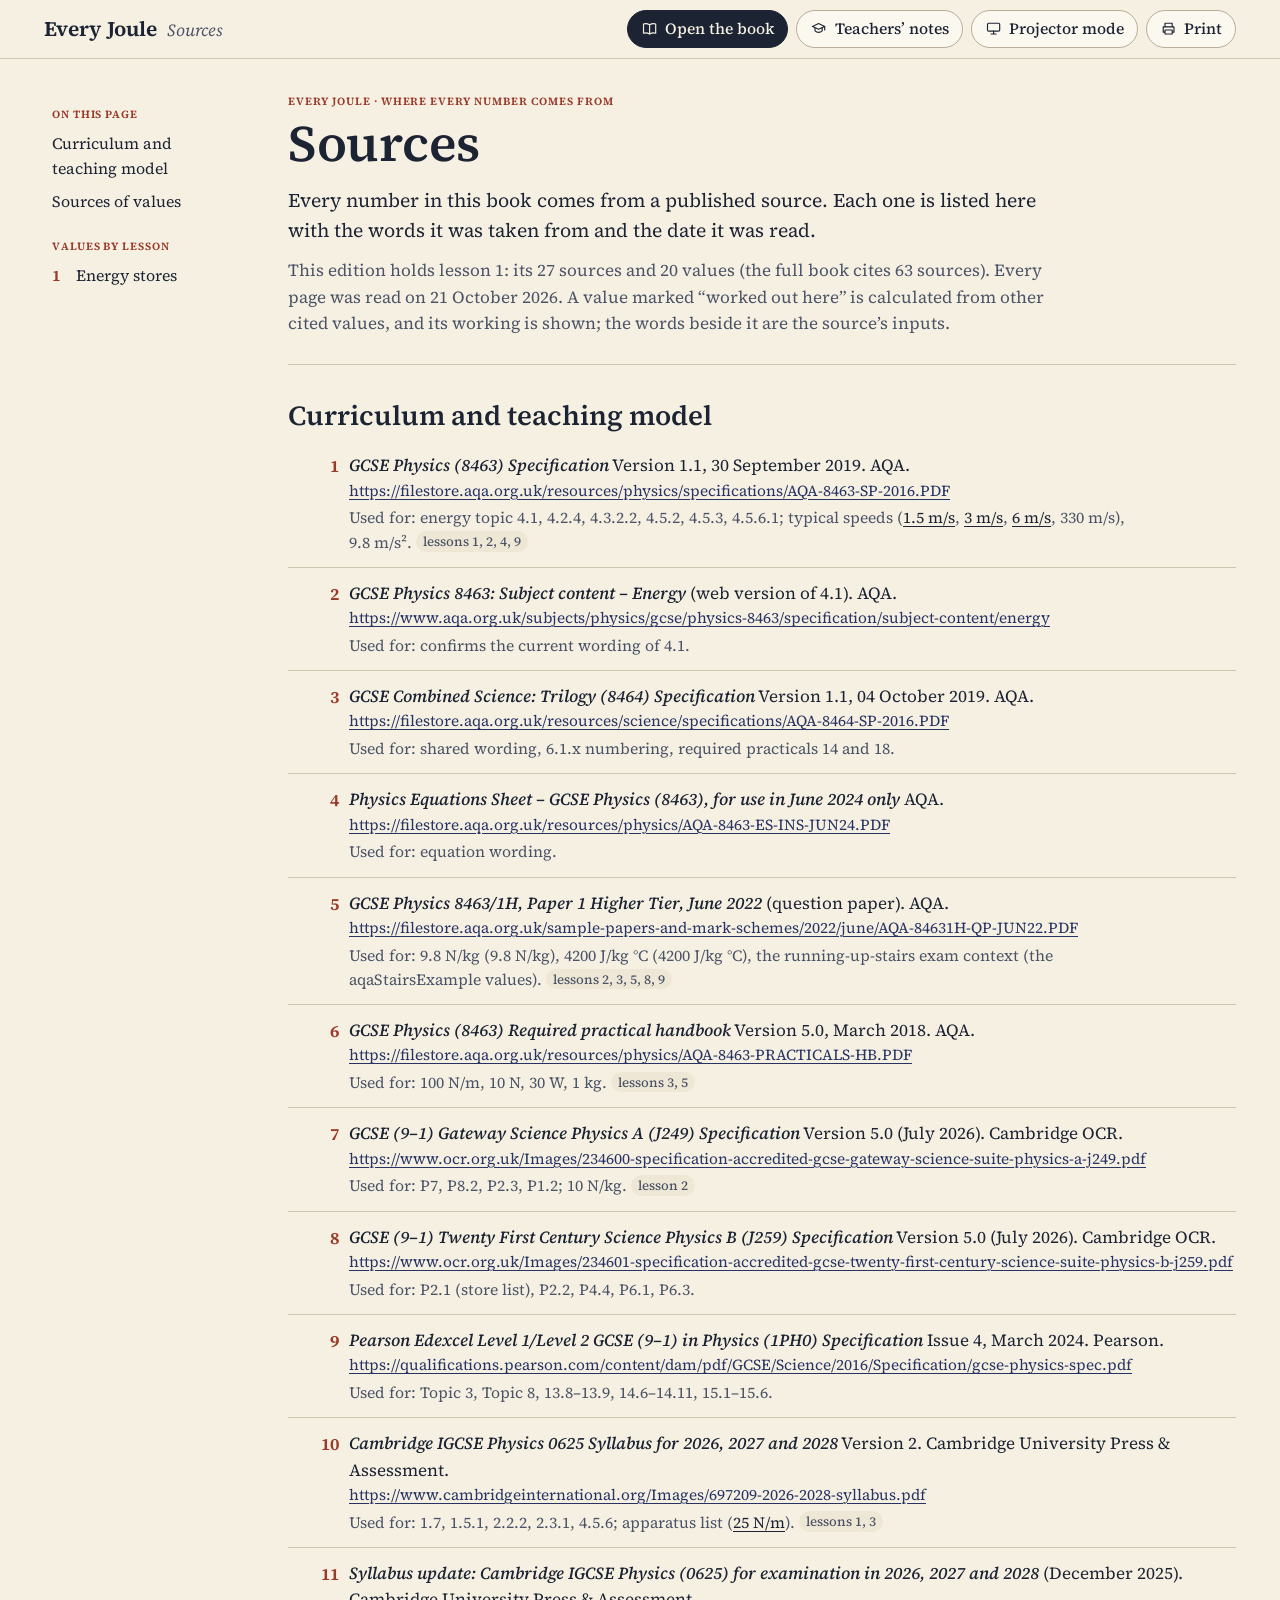
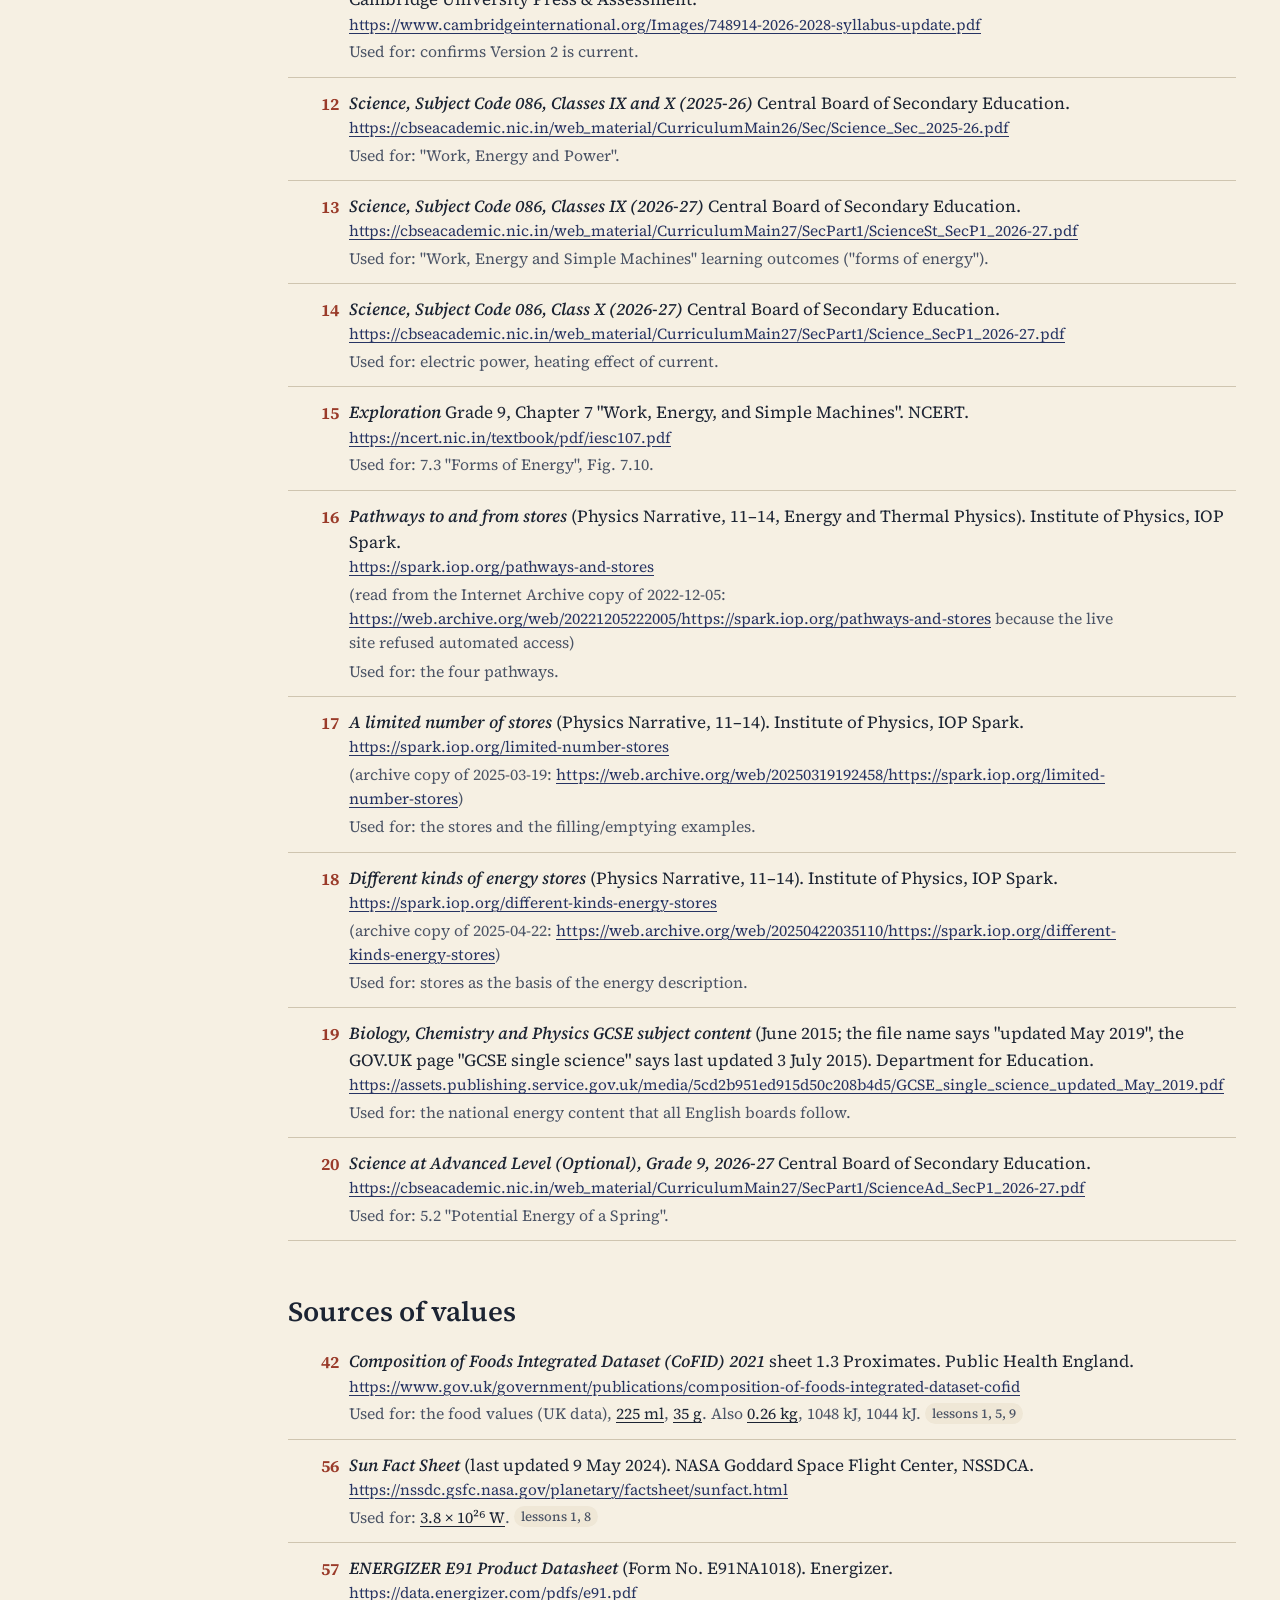
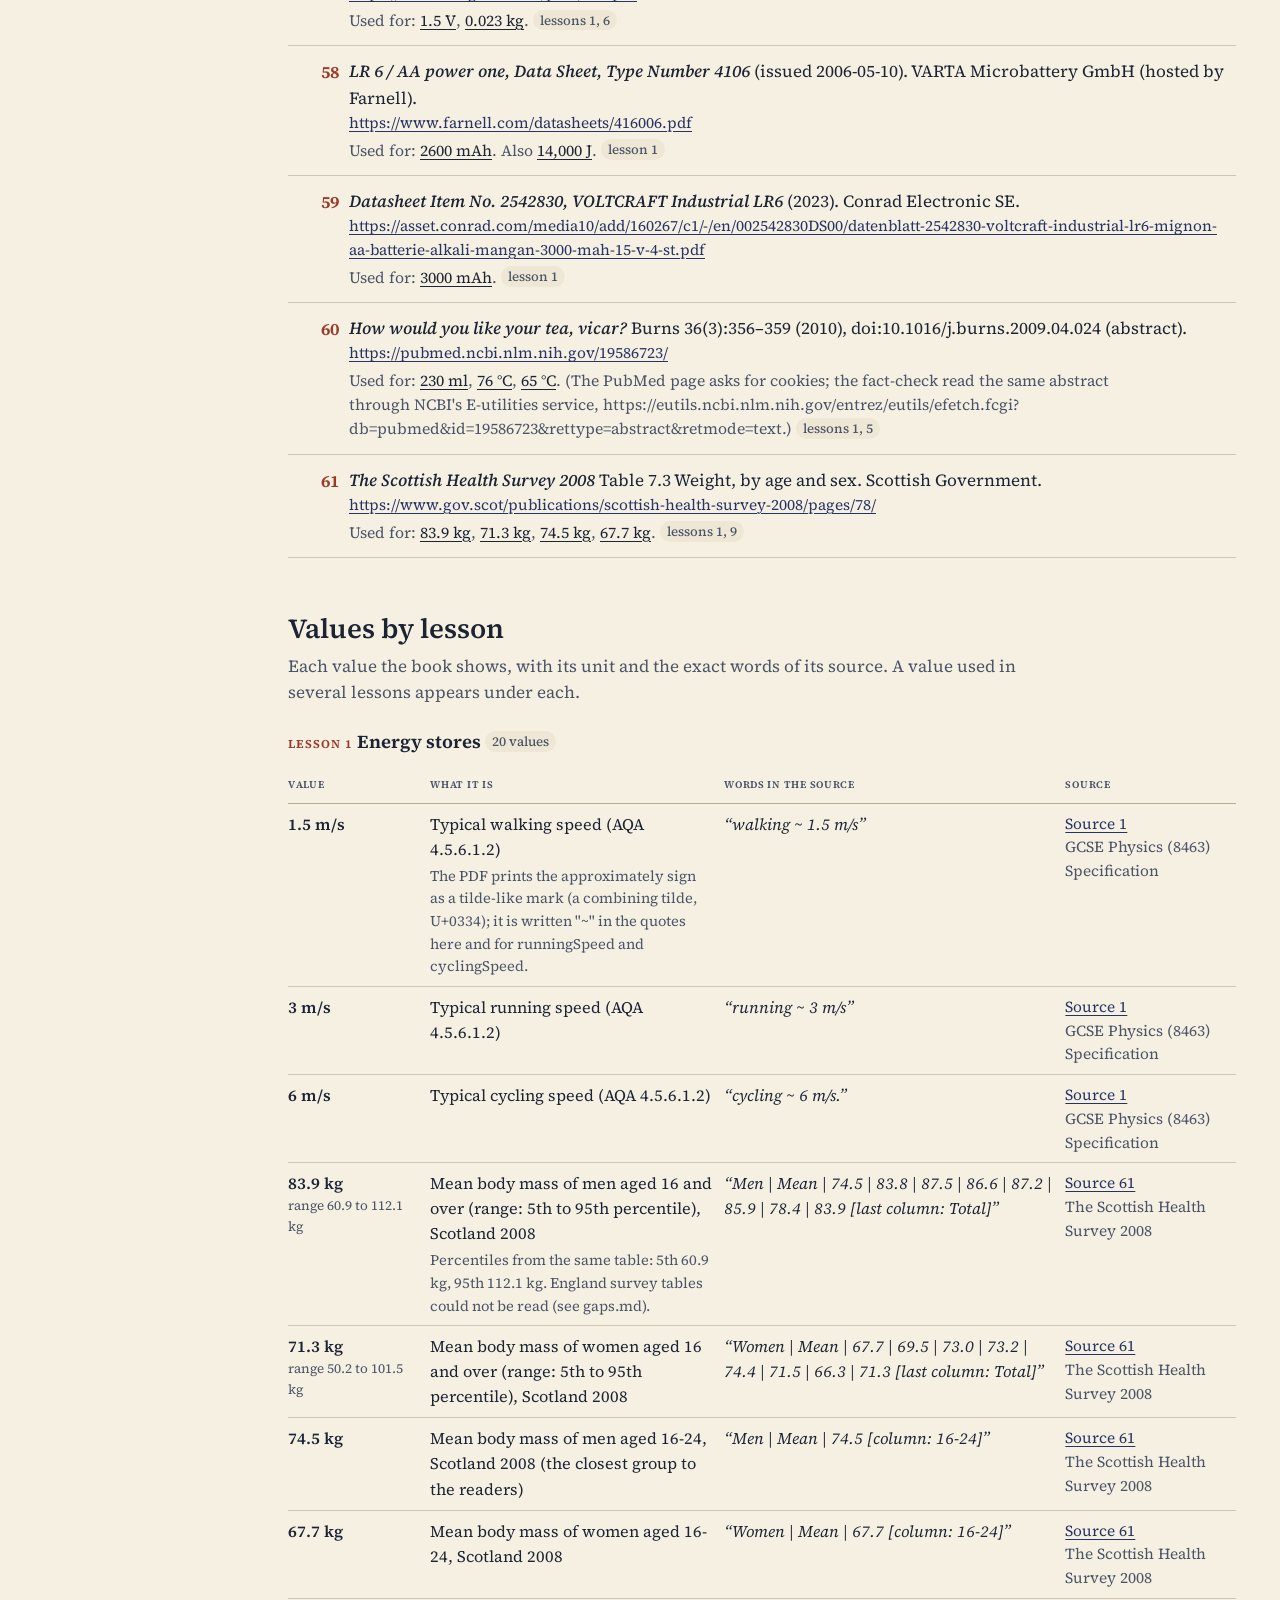
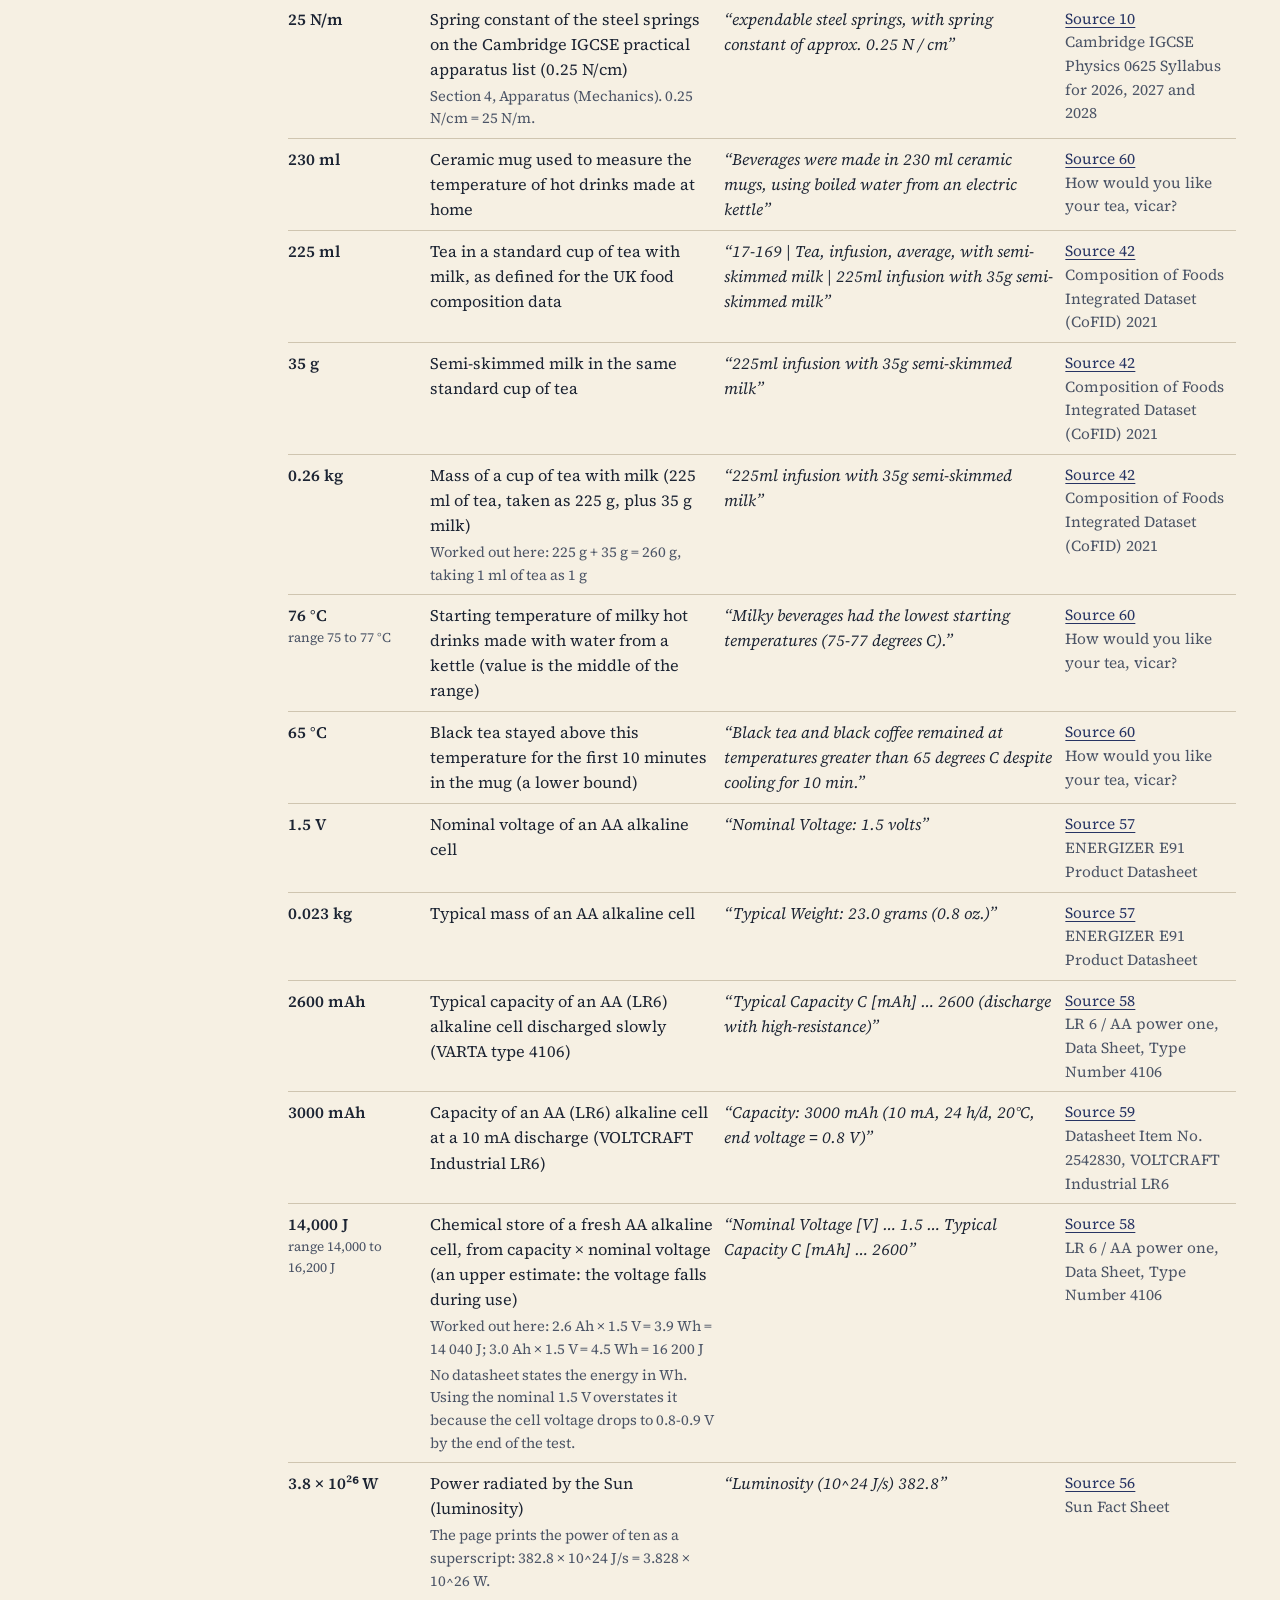
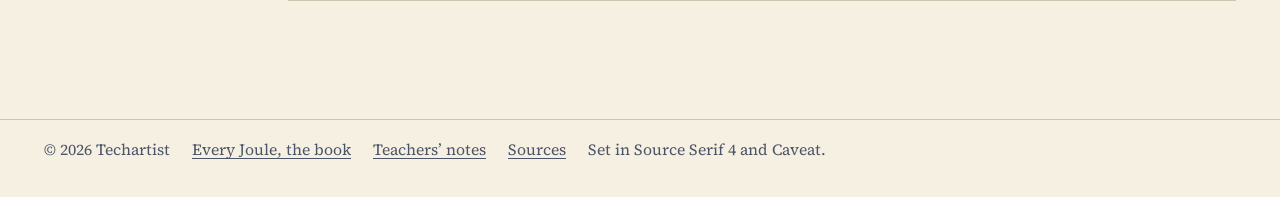
<file: sources.html>
<!doctype html>
<html lang="en">
<head>
<meta charset="utf-8" />
<meta name="viewport" content="width=device-width, initial-scale=1" />
<title>Every Joule · Sources</title>
<meta name="description" content="Every source behind Every Joule, and every value the book uses with the exact words it was taken from, grouped by lesson." />
<link rel="icon" href="data:image/svg+xml,%3Csvg xmlns=%27http://www.w3.org/2000/svg%27 viewBox=%270 0 32 32%27%3E%3Crect width=%2732%27 height=%2732%27 rx=%276%27 fill=%27%23c8961e%27/%3E%3Cpath d=%27M11 7h9v3h-6v4.5h5v3h-5V22h6v3h-9z%27 fill=%27%23f6efe0%27/%3E%3C/svg%3E" />
<style>html,body{background:#f6f0e3;color:#1c2433;margin:0}</style>
  <script type="module" crossorigin src="./assets/sources-Cdw0WM7H.js"></script>
  <link rel="modulepreload" crossorigin href="./assets/numbers-D7lU_RWT.js">
  <link rel="modulepreload" crossorigin href="./assets/index-Bb-Nc_xU.js">
  <link rel="modulepreload" crossorigin href="./assets/common-C4SHn4nF.js">
  <link rel="modulepreload" crossorigin href="./assets/sourcelist-ugshuCEn.js">
  <link rel="stylesheet" crossorigin href="./assets/index-utElasQ9.css">
  <link rel="stylesheet" crossorigin href="./assets/common-DQacebU9.css">
</head>
<body>
<a class="skip" href="#main">Skip to the sources</a>
<header class="bar" id="bar"></header>
<div class="wrap">
  <nav class="toc" id="toc" aria-label="On this page"></nav>
  <main id="main" tabindex="-1"></main>
</div>
<footer class="foot" id="foot"></footer>
<noscript><p style="max-width:40rem;margin:40px auto;padding:0 16px;font:17px/1.5 Georgia,serif">The source list is built by a small script. Please turn on JavaScript to read it.</p></noscript>
</body>
</html>
</file>
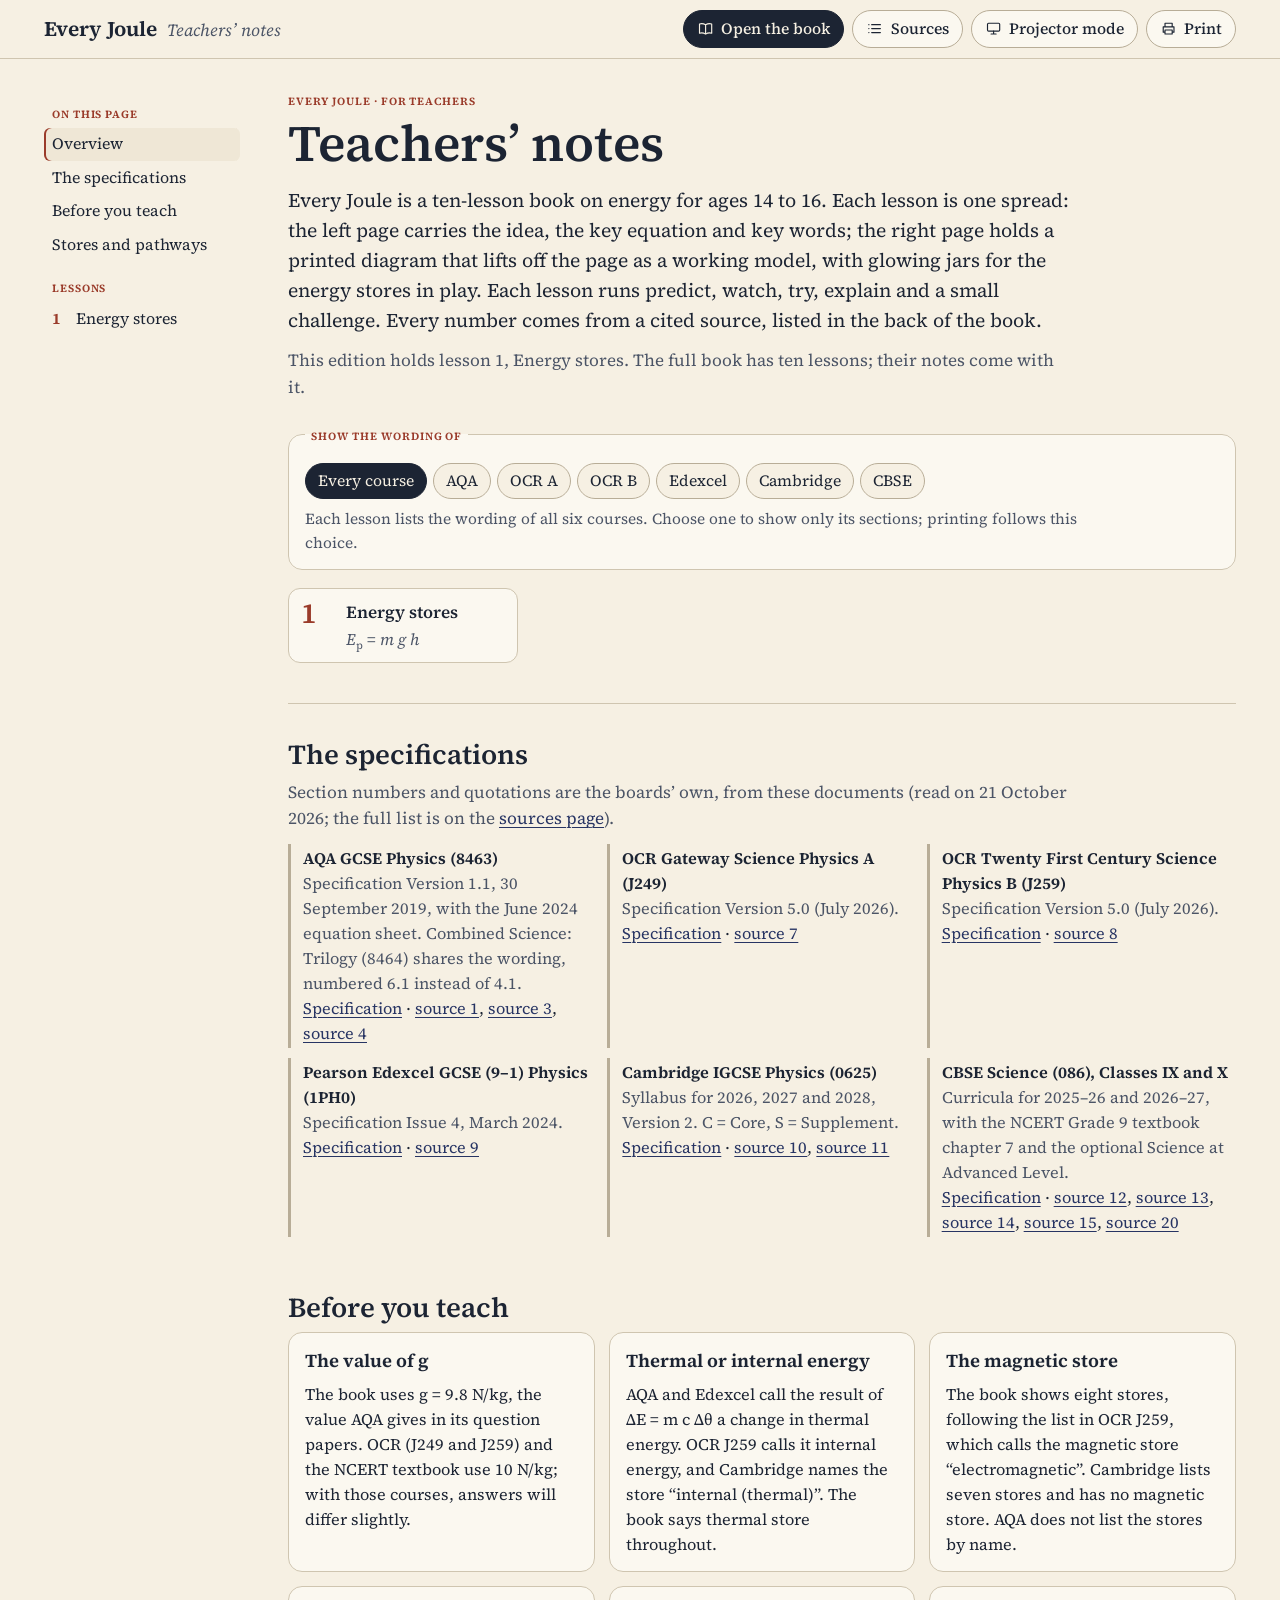
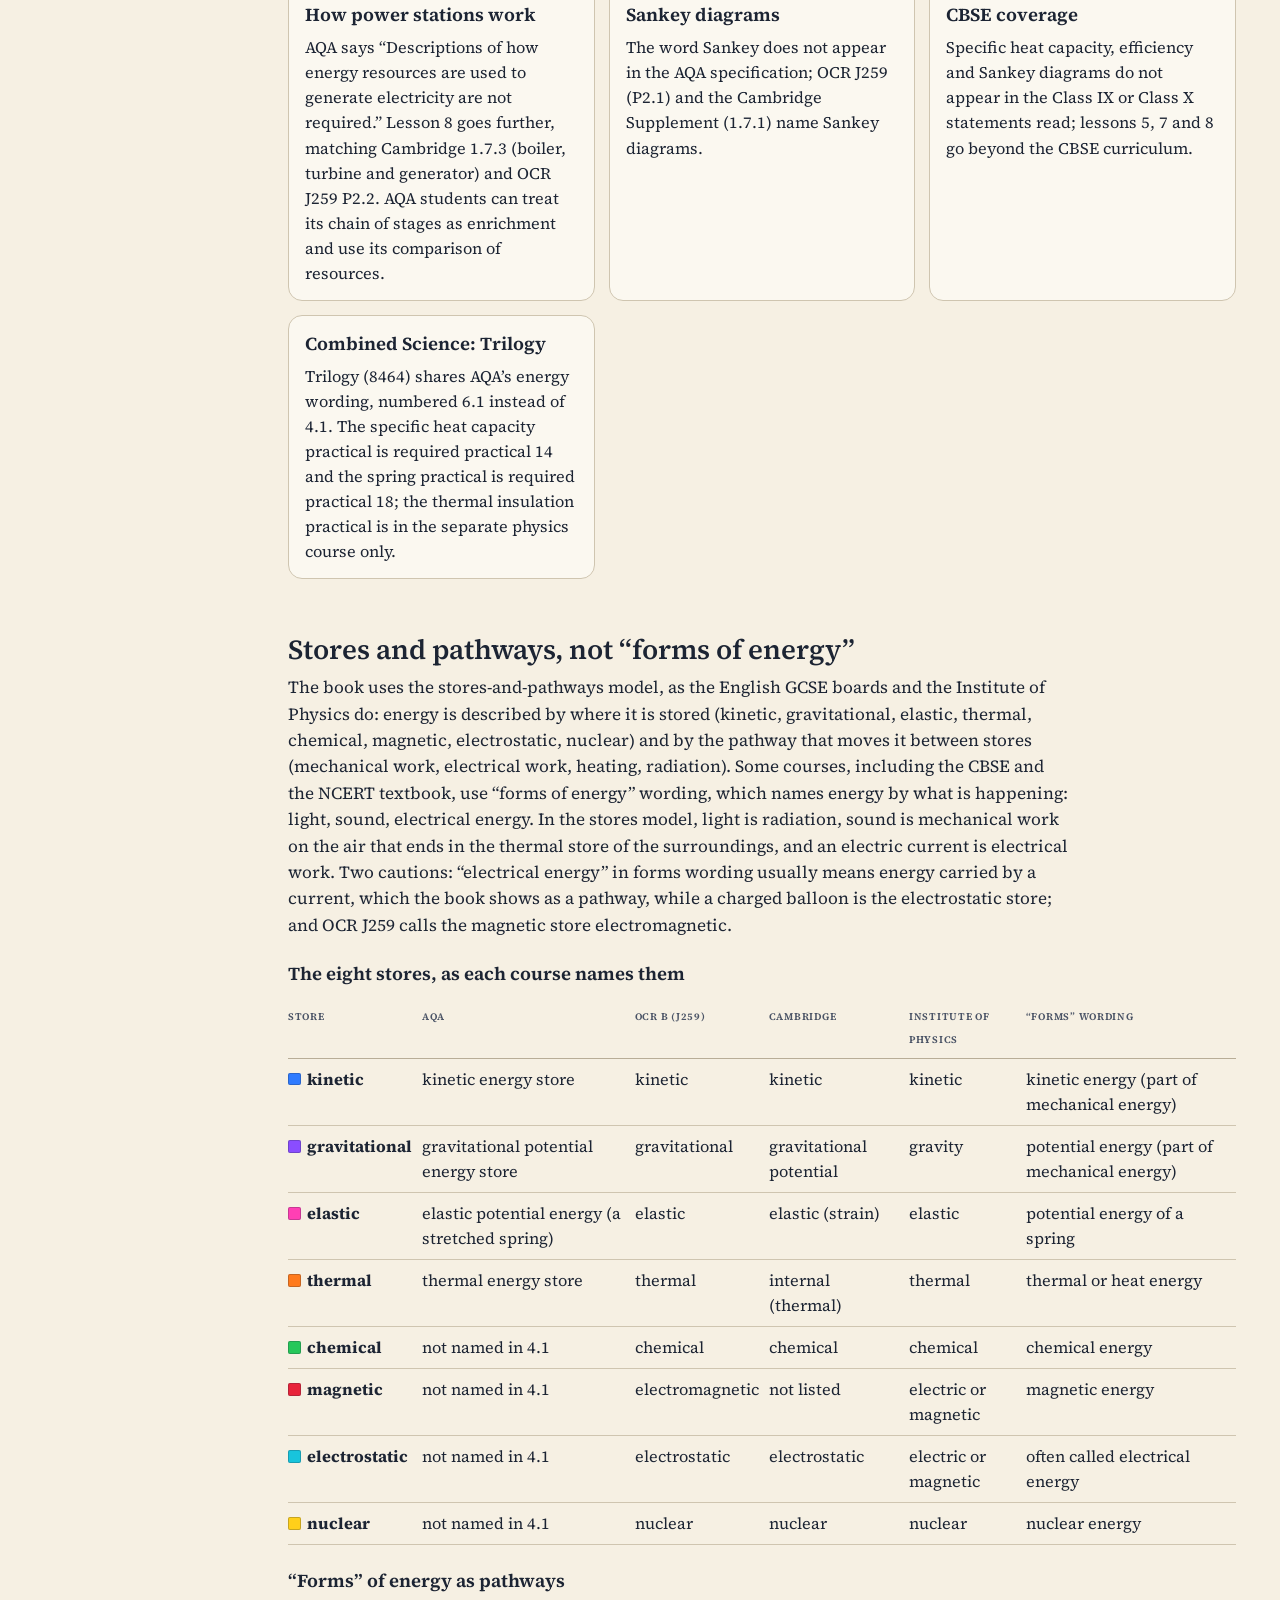
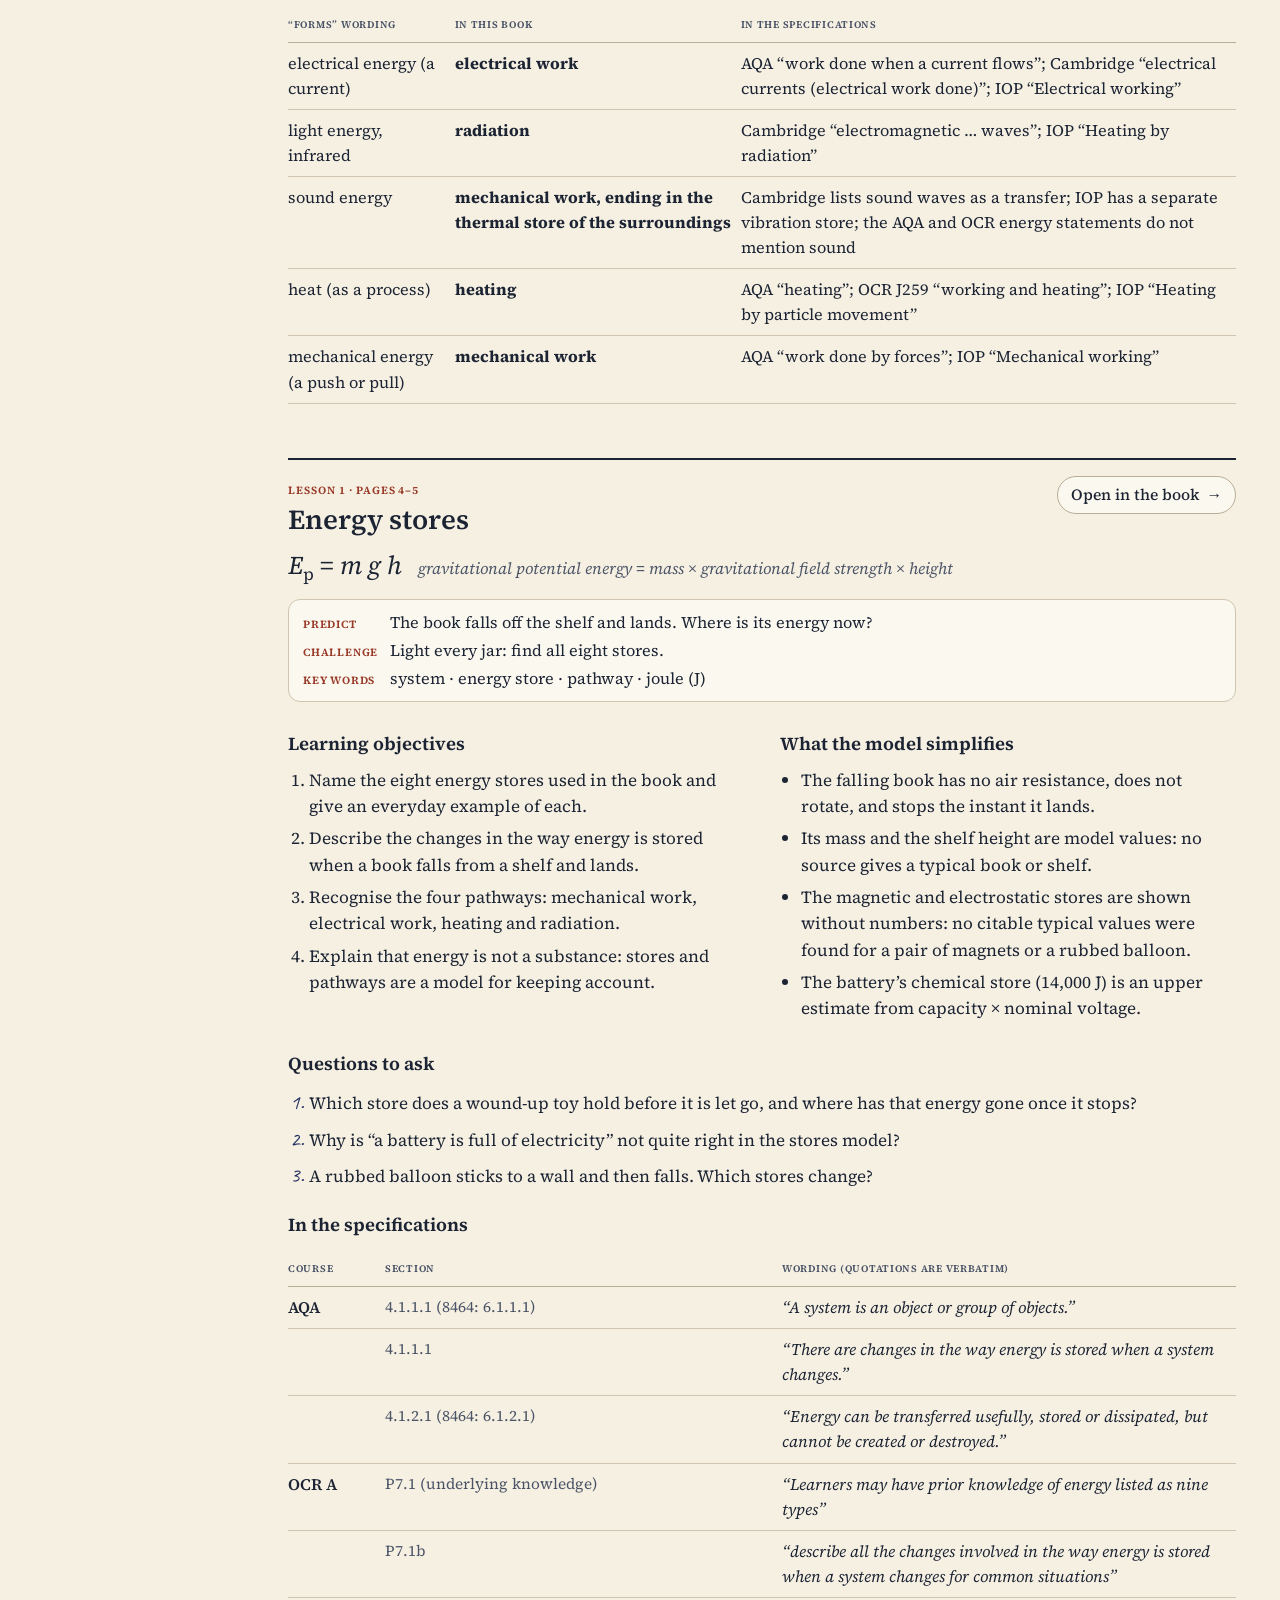
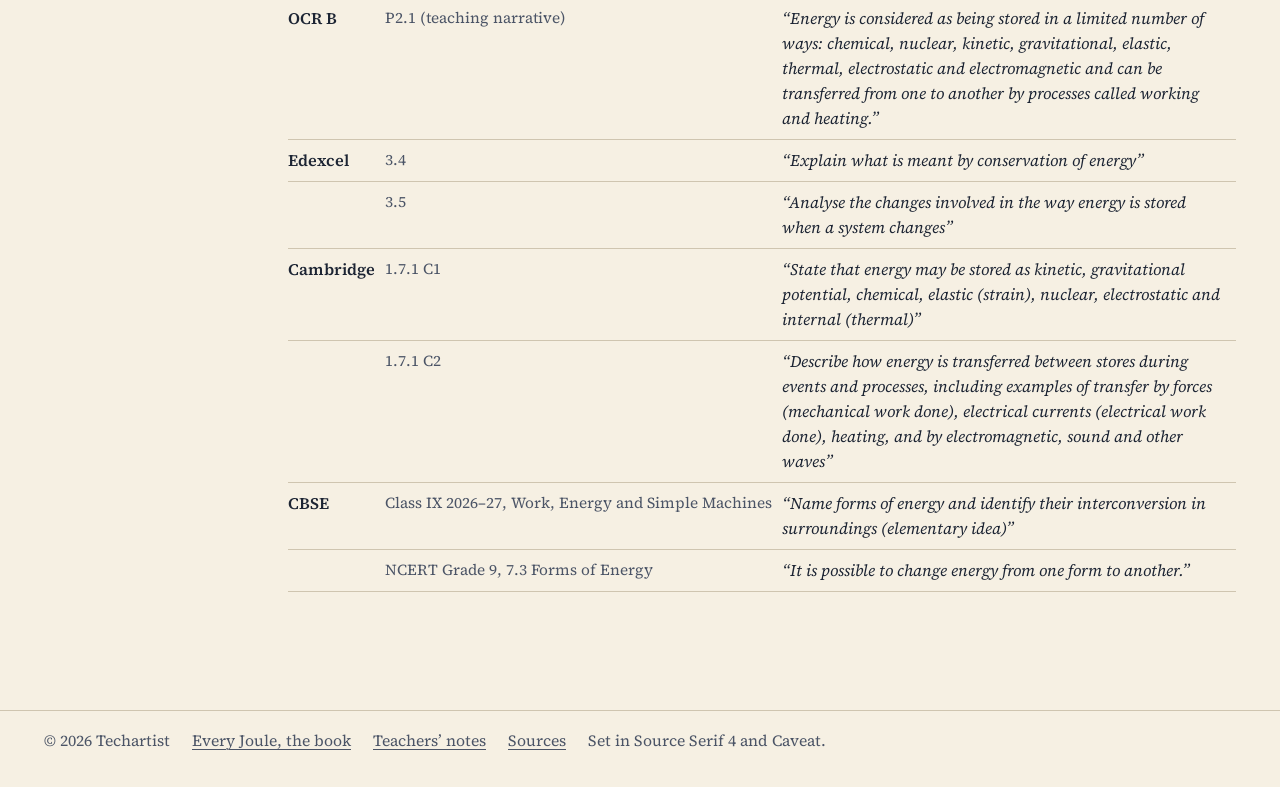
<file: teachers.html>
<!doctype html>
<html lang="en">
<head>
<meta charset="utf-8" />
<meta name="viewport" content="width=device-width, initial-scale=1" />
<title>Every Joule · Teachers’ notes</title>
<meta name="description" content="Teachers’ notes for Every Joule: each lesson against the AQA, OCR, Edexcel, Cambridge IGCSE and CBSE specifications, with objectives, simplifications and questions to ask." />
<link rel="icon" href="data:image/svg+xml,%3Csvg xmlns=%27http://www.w3.org/2000/svg%27 viewBox=%270 0 32 32%27%3E%3Crect width=%2732%27 height=%2732%27 rx=%276%27 fill=%27%23c8961e%27/%3E%3Cpath d=%27M11 7h9v3h-6v4.5h5v3h-5V22h6v3h-9z%27 fill=%27%23f6efe0%27/%3E%3C/svg%3E" />
<style>html,body{background:#f6f0e3;color:#1c2433;margin:0}</style>
  <script type="module" crossorigin src="./assets/teachers-Bc1piqVD.js"></script>
  <link rel="modulepreload" crossorigin href="./assets/numbers-D7lU_RWT.js">
  <link rel="modulepreload" crossorigin href="./assets/index-Bb-Nc_xU.js">
  <link rel="modulepreload" crossorigin href="./assets/common-C4SHn4nF.js">
  <link rel="stylesheet" crossorigin href="./assets/index-utElasQ9.css">
  <link rel="stylesheet" crossorigin href="./assets/common-DQacebU9.css">
</head>
<body>
<a class="skip" href="#main">Skip to the notes</a>
<header class="bar" id="bar"></header>
<div class="wrap">
  <nav class="toc" id="toc" aria-label="On this page"></nav>
  <main id="main" tabindex="-1"></main>
</div>
<footer class="foot" id="foot"></footer>
<noscript><p style="max-width:40rem;margin:40px auto;padding:0 16px;font:17px/1.5 Georgia,serif">The teachers’ notes are built by a small script. Please turn on JavaScript, or read the specification mapping in the project’s research notes.</p></noscript>
</body>
</html>
</file>
<file: assets/index-utElasQ9.css>
@font-face{font-family:"Source Serif 4 Variable";font-style:normal;font-display:swap;font-weight:200 900;src:url(./source-serif-4-cyrillic-ext-wght-normal-DHTKMUil.woff2) format("woff2-variations");unicode-range:U+0460-052F,U+1C80-1C8A,U+20B4,U+2DE0-2DFF,U+A640-A69F,U+FE2E-FE2F}@font-face{font-family:"Source Serif 4 Variable";font-style:normal;font-display:swap;font-weight:200 900;src:url(./source-serif-4-cyrillic-wght-normal-B1g8a0vD.woff2) format("woff2-variations");unicode-range:U+0301,U+0400-045F,U+0490-0491,U+04B0-04B1,U+2116}@font-face{font-family:"Source Serif 4 Variable";font-style:normal;font-display:swap;font-weight:200 900;src:url(./source-serif-4-greek-wght-normal-BpXpdlRW.woff2) format("woff2-variations");unicode-range:U+0370-0377,U+037A-037F,U+0384-038A,U+038C,U+038E-03A1,U+03A3-03FF}@font-face{font-family:"Source Serif 4 Variable";font-style:normal;font-display:swap;font-weight:200 900;src:url(./source-serif-4-vietnamese-wght-normal-BsaNuasd.woff2) format("woff2-variations");unicode-range:U+0102-0103,U+0110-0111,U+0128-0129,U+0168-0169,U+01A0-01A1,U+01AF-01B0,U+0300-0301,U+0303-0304,U+0308-0309,U+0323,U+0329,U+1EA0-1EF9,U+20AB}@font-face{font-family:"Source Serif 4 Variable";font-style:normal;font-display:swap;font-weight:200 900;src:url(./source-serif-4-latin-ext-wght-normal-BVZ5su8S.woff2) format("woff2-variations");unicode-range:U+0100-02BA,U+02BD-02C5,U+02C7-02CC,U+02CE-02D7,U+02DD-02FF,U+0304,U+0308,U+0329,U+1D00-1DBF,U+1E00-1E9F,U+1EF2-1EFF,U+2020,U+20A0-20AB,U+20AD-20C4,U+2113,U+2C60-2C7F,U+A720-A7FF}@font-face{font-family:"Source Serif 4 Variable";font-style:normal;font-display:swap;font-weight:200 900;src:url(./source-serif-4-latin-wght-normal-DMe4EKeb.woff2) format("woff2-variations");unicode-range:U+0000-00FF,U+0131,U+0152-0153,U+02BB-02BC,U+02C6,U+02DA,U+02DC,U+0304,U+0308,U+0329,U+2000-206F,U+20AC,U+2122,U+2191,U+2193,U+2212,U+2215,U+FEFF,U+FFFD}@font-face{font-family:"Source Serif 4 Variable";font-style:italic;font-display:swap;font-weight:200 900;src:url(./source-serif-4-cyrillic-ext-wght-italic-y6hTrs-Y.woff2) format("woff2-variations");unicode-range:U+0460-052F,U+1C80-1C8A,U+20B4,U+2DE0-2DFF,U+A640-A69F,U+FE2E-FE2F}@font-face{font-family:"Source Serif 4 Variable";font-style:italic;font-display:swap;font-weight:200 900;src:url(./source-serif-4-cyrillic-wght-italic-CRzqOTyj.woff2) format("woff2-variations");unicode-range:U+0301,U+0400-045F,U+0490-0491,U+04B0-04B1,U+2116}@font-face{font-family:"Source Serif 4 Variable";font-style:italic;font-display:swap;font-weight:200 900;src:url(./source-serif-4-greek-wght-italic-CUp-f2uw.woff2) format("woff2-variations");unicode-range:U+0370-0377,U+037A-037F,U+0384-038A,U+038C,U+038E-03A1,U+03A3-03FF}@font-face{font-family:"Source Serif 4 Variable";font-style:italic;font-display:swap;font-weight:200 900;src:url(./source-serif-4-vietnamese-wght-italic-D3EGHrWW.woff2) format("woff2-variations");unicode-range:U+0102-0103,U+0110-0111,U+0128-0129,U+0168-0169,U+01A0-01A1,U+01AF-01B0,U+0300-0301,U+0303-0304,U+0308-0309,U+0323,U+0329,U+1EA0-1EF9,U+20AB}@font-face{font-family:"Source Serif 4 Variable";font-style:italic;font-display:swap;font-weight:200 900;src:url(./source-serif-4-latin-ext-wght-italic-B_cmBfNX.woff2) format("woff2-variations");unicode-range:U+0100-02BA,U+02BD-02C5,U+02C7-02CC,U+02CE-02D7,U+02DD-02FF,U+0304,U+0308,U+0329,U+1D00-1DBF,U+1E00-1E9F,U+1EF2-1EFF,U+2020,U+20A0-20AB,U+20AD-20C4,U+2113,U+2C60-2C7F,U+A720-A7FF}@font-face{font-family:"Source Serif 4 Variable";font-style:italic;font-display:swap;font-weight:200 900;src:url(./source-serif-4-latin-wght-italic-B-rCj6ir.woff2) format("woff2-variations");unicode-range:U+0000-00FF,U+0131,U+0152-0153,U+02BB-02BC,U+02C6,U+02DA,U+02DC,U+0304,U+0308,U+0329,U+2000-206F,U+20AC,U+2122,U+2191,U+2193,U+2212,U+2215,U+FEFF,U+FFFD}@font-face{font-family:Caveat Variable;font-style:normal;font-display:swap;font-weight:400 700;src:url(./caveat-cyrillic-ext-wght-normal-DiMfzA-V.woff2) format("woff2-variations");unicode-range:U+0460-052F,U+1C80-1C8A,U+20B4,U+2DE0-2DFF,U+A640-A69F,U+FE2E-FE2F}@font-face{font-family:Caveat Variable;font-style:normal;font-display:swap;font-weight:400 700;src:url(./caveat-cyrillic-wght-normal-D5lnP6kL.woff2) format("woff2-variations");unicode-range:U+0301,U+0400-045F,U+0490-0491,U+04B0-04B1,U+2116}@font-face{font-family:Caveat Variable;font-style:normal;font-display:swap;font-weight:400 700;src:url(./caveat-latin-ext-wght-normal-Byk3UhVp.woff2) format("woff2-variations");unicode-range:U+0100-02BA,U+02BD-02C5,U+02C7-02CC,U+02CE-02D7,U+02DD-02FF,U+0304,U+0308,U+0329,U+1D00-1DBF,U+1E00-1E9F,U+1EF2-1EFF,U+2020,U+20A0-20AB,U+20AD-20C0,U+2113,U+2C60-2C7F,U+A720-A7FF}@font-face{font-family:Caveat Variable;font-style:normal;font-display:swap;font-weight:400 700;src:url(./caveat-latin-wght-normal-C1hSzPvX.woff2) format("woff2-variations");unicode-range:U+0000-00FF,U+0131,U+0152-0153,U+02BB-02BC,U+02C6,U+02DA,U+02DC,U+0304,U+0308,U+0329,U+2000-206F,U+20AC,U+2122,U+2191,U+2193,U+2212,U+2215,U+FEFF,U+FFFD}
</file>
<file: assets/common-DQacebU9.css>
:root{--paper: #f6f0e3;--card: #fbf8f0;--ink: #1c2433;--ink2: #4b5466;--rule: #cfc5b0;--rule2: #b8ad97;--accent: #9a3b2a;--pen: #273463;--focus: #9a3b2a;--chip: #efe7d6;--serif: "Source Serif 4 Variable", "Source Serif 4", Georgia, serif;--hand: "Caveat Variable", "Caveat", cursive;--fs: 17px;--measure: 46rem}*{box-sizing:border-box}html{-webkit-text-size-adjust:100%;scroll-padding-top:76px;font-size:var(--fs)}body{margin:0;background:var(--paper);color:var(--ink);font:400 1rem/1.55 var(--serif);font-optical-sizing:auto;-webkit-font-smoothing:antialiased;text-rendering:optimizeLegibility;overflow-wrap:break-word}a{color:var(--pen);text-decoration-thickness:.06em;text-underline-offset:.18em}a:hover{color:var(--accent)}:focus-visible{outline:2.5px solid var(--focus);outline-offset:2px;border-radius:3px}.skip{position:absolute;left:12px;top:-60px;background:var(--ink);color:var(--paper);padding:8px 14px;border-radius:8px;z-index:20}.skip:focus{top:10px;color:var(--paper)}.k{font-variant-caps:all-small-caps;letter-spacing:.06em;font-weight:640;color:var(--accent);font-size:.95em}.muted{color:var(--ink2)}i.v,.eq i{font-style:italic}sub,sup{font-size:.68em;line-height:0}.bar{position:sticky;top:0;z-index:10;background:var(--paper);border-bottom:1px solid var(--rule)}.bar-in{max-width:1240px;margin:0 auto;padding:10px 24px;display:flex;align-items:center;gap:14px;flex-wrap:wrap}.mark{display:flex;align-items:baseline;gap:10px;text-decoration:none;color:var(--ink);margin-right:auto}.mark b{font-weight:640;font-size:1.22rem;letter-spacing:.005em}.mark span{color:var(--ink2);font-style:italic}.actions{display:flex;gap:8px;flex-wrap:wrap}.btn{display:inline-flex;align-items:center;gap:7px;min-height:38px;padding:6px 13px;border-radius:999px;border:1px solid var(--rule2);background:var(--card);color:var(--ink);font:500 .92rem/1.1 var(--serif);text-decoration:none;cursor:pointer}.btn:hover{border-color:var(--ink2);color:var(--ink)}.btn[aria-pressed=true]{background:var(--ink);color:var(--paper);border-color:var(--ink)}.btn svg{width:1.1em;height:1.1em;flex:none}.btn.primary{background:var(--ink);color:var(--paper);border-color:var(--ink)}.btn.primary:hover{background:#2c3850;color:var(--paper)}.wrap{max-width:1240px;margin:0 auto;padding:28px 24px 64px;display:grid;grid-template-columns:200px minmax(0,1fr);gap:44px}.toc{position:sticky;top:76px;align-self:start;max-height:calc(100vh - 96px);overflow:auto;font-size:.93rem;padding-right:4px}.toc ol,.toc ul{list-style:none;margin:0;padding:0}.toc li{margin:1px 0}.toc a{display:block;padding:4px 8px;border-radius:6px;text-decoration:none;color:var(--ink)}.toc a:hover{background:var(--chip)}.toc a[aria-current]{background:var(--chip);box-shadow:inset 2px 0 0 var(--accent)}.toc a .n{display:inline-block;min-width:1.5em;color:var(--accent);font-weight:640;font-variant-numeric:tabular-nums}.toc .k{display:block;margin:14px 8px 4px}main{min-width:0}main>section,main>header{max-width:60rem}h1{font-size:clamp(2.1rem,4vw,3rem);line-height:1.08;font-weight:600;margin:4px 0 14px;letter-spacing:-.005em}h2{font-size:1.62rem;line-height:1.2;font-weight:600;margin:0 0 8px}h3{font-size:1.08rem;font-weight:640;margin:22px 0 8px}p{margin:0 0 12px;max-width:var(--measure)}.lede{font-size:1.14rem;color:var(--ink)}section{margin:0 0 54px}.rule{border:0;border-top:1px solid var(--rule);margin:0 0 34px}.filter{border:1px solid var(--rule);border-radius:14px;padding:12px 16px 14px;margin:22px 0 8px;background:var(--card);max-width:60rem}.filter legend{padding:0 6px}.chips{display:flex;flex-wrap:wrap;gap:6px;margin-top:4px}.chips label{position:relative}.chips input{position:absolute;opacity:0;inset:0;margin:0;cursor:pointer}.chips span{display:inline-block;padding:5px 12px;border-radius:999px;border:1px solid var(--rule2);background:var(--paper);font-size:.92rem;cursor:pointer}.chips input:checked+span{background:var(--ink);color:var(--paper);border-color:var(--ink)}.chips input:focus-visible+span{outline:2.5px solid var(--focus);outline-offset:2px}.filter p{margin:8px 0 0;font-size:.9rem;color:var(--ink2)}.tbl{width:100%;border-collapse:collapse;font-size:.95rem}.tbl th,.tbl td{text-align:left;vertical-align:top;padding:8px 10px 8px 0;border-bottom:1px solid var(--rule)}.tbl th{font-weight:640;font-size:.86rem;color:var(--ink2);font-variant-caps:all-small-caps;letter-spacing:.05em;border-bottom-color:var(--rule2)}.tbl td.sec{white-space:nowrap;font-variant-numeric:tabular-nums;color:var(--ink2);font-size:.9rem}.tbl td.board{font-weight:600;white-space:nowrap}.scroll{overflow-x:auto;-webkit-overflow-scrolling:touch}q,.quote{quotes:"“" "”" "‘" "’"}.quote{font-style:italic}.note-ours{color:var(--ink2)}.note-ours:before{content:"Summary: ";font-style:normal;font-variant-caps:all-small-caps;letter-spacing:.04em;color:var(--ink2)}.notes{display:grid;grid-template-columns:repeat(auto-fill,minmax(17rem,1fr));gap:14px;max-width:60rem}.card{background:var(--card);border:1px solid var(--rule);border-radius:14px;padding:14px 16px}.card h3{margin:0 0 6px}.card p{font-size:.95rem;margin:0}.boards{list-style:none;padding:0;margin:0;display:grid;grid-template-columns:repeat(auto-fill,minmax(17rem,1fr));gap:10px;max-width:60rem}.boards li{border-left:3px solid var(--rule2);padding:2px 0 2px 12px;font-size:.95rem}.boards b{display:block;font-weight:640}.glance{list-style:none;padding:0;margin:18px 0 0;display:grid;grid-template-columns:repeat(auto-fill,minmax(13.5rem,1fr));gap:10px;max-width:60rem}.glance a{display:grid;grid-template-columns:auto 1fr;gap:2px 10px;text-decoration:none;color:var(--ink);background:var(--card);border:1px solid var(--rule);border-radius:12px;padding:10px 12px;height:100%}.glance a:hover{border-color:var(--ink2)}.glance .n{grid-row:span 2;font:600 1.7rem/1 var(--serif);color:var(--accent);font-variant-numeric:tabular-nums;min-width:1.2em}.glance .t{font-weight:600}.glance .eq{color:var(--ink2);font-size:.95rem;white-space:normal}.glance a>*{min-width:0}.lesson{border-top:2px solid var(--ink);padding-top:16px}.lesson-head{display:flex;align-items:flex-start;gap:16px;flex-wrap:wrap;justify-content:space-between}.lesson-head h2{margin:2px 0 6px}.lesson-head .num{font:600 1rem/1 var(--serif)}.eqline{display:flex;flex-wrap:wrap;align-items:baseline;gap:4px 16px;margin:4px 0 14px}.eq{font-size:1.5rem;white-space:nowrap}.eqline .words{color:var(--ink2);font-style:italic;font-size:.95rem}.inbook{font-size:.95rem;background:var(--card);border:1px solid var(--rule);border-radius:12px;padding:10px 14px;margin:0 0 6px;display:grid;grid-template-columns:auto 1fr;gap:3px 12px;max-width:60rem}.inbook dt{font-variant-caps:all-small-caps;letter-spacing:.05em;color:var(--accent);font-weight:640}.inbook dd{margin:0}.cols{display:grid;grid-template-columns:minmax(0,1fr) minmax(0,1fr);gap:4px 36px}.cols ol,.cols ul,.lesson ol,.lesson ul{margin:0;padding-left:1.25em}.cols li,.lesson li{margin:0 0 6px}.questions li::marker{font-family:var(--hand);color:var(--pen);font-size:1.25em}.questions li{font-style:normal}.printonly{display:none}.swatch{display:inline-block;width:.8em;height:.8em;border-radius:2px;vertical-align:-.05em;margin-right:6px;box-shadow:inset 0 0 0 1px #1c243340}.srclist{list-style:none;padding:0;margin:0;max-width:60rem;counter-reset:none}.srclist>li{display:grid;grid-template-columns:3rem minmax(0,1fr);gap:0 10px;padding:12px 0;border-bottom:1px solid var(--rule)}.srclist>li:target{background:color-mix(in srgb,var(--chip) 70%,transparent)}.srclist .no{font-weight:640;color:var(--accent);font-variant-numeric:tabular-nums;text-align:right;padding-top:1px}.srclist cite{font-style:italic;font-weight:560}.srclist .url{font-size:.9rem;overflow-wrap:anywhere;word-break:break-word}.srclist .aside,.srclist .supports{font-size:.92rem;color:var(--ink2);margin:4px 0 0}.srclist .supports a{color:var(--ink)}.vals{table-layout:fixed}.vals col.c-val{width:15%}.vals col.c-what{width:31%}.vals col.c-q{width:36%}.vals col.c-src{width:18%}.vals td.val{font-weight:600;font-variant-numeric:tabular-nums}.vals td.val small{display:block;font-weight:400;color:var(--ink2);white-space:normal}.vals td.q{font-style:italic;overflow-wrap:anywhere}.vals td.src{font-size:.9rem}.vals .derived{display:block;font-size:.86rem;color:var(--ink2);font-style:normal;margin-top:3px}.vals tr:target td{background:color-mix(in srgb,var(--chip) 70%,transparent)}.lessonvals{margin-bottom:30px}.tag{display:inline-block;font-size:.78rem;padding:0 7px;border-radius:999px;background:var(--chip);color:var(--ink2);font-style:normal;font-weight:500;vertical-align:.1em}.foot{border-top:1px solid var(--rule);color:var(--ink2);font-size:.92rem}.foot-in{max-width:1240px;margin:0 auto;padding:18px 24px 34px;display:flex;flex-wrap:wrap;gap:8px 22px}.foot a{color:var(--ink2)}@media screen and (max-width:1060px){.mark span{display:none}.wrap{grid-template-columns:minmax(0,1fr);gap:0;padding-top:18px}.toc{position:static;max-height:none;margin:0 0 26px;border:1px solid var(--rule);border-radius:14px;padding:8px 10px;background:var(--card)}.toc ol{display:grid;grid-template-columns:repeat(auto-fill,minmax(9.5rem,1fr))}.toc .k{margin:6px 8px 2px}}@media screen and (max-width:760px){:root{--fs: 16px}.cols{grid-template-columns:minmax(0,1fr)}.bar-in{padding:8px 16px;gap:8px;flex-wrap:nowrap}.wrap{padding:16px 16px 48px}.btn .lbl{position:absolute;width:1px;height:1px;overflow:hidden;clip:rect(0 0 0 0);white-space:nowrap}.btn{padding:6px 10px}.eq{font-size:1.3rem;white-space:normal}.stack thead{position:absolute;width:1px;height:1px;overflow:hidden;clip:rect(0 0 0 0)}.stack,.stack tbody,.stack tr,.stack td{display:block;width:100%}.stack colgroup{display:none}.stack tr{border-bottom:1px solid var(--rule2);padding:8px 0}.stack td{border:0;padding:2px 0;max-width:none!important;white-space:normal!important}.stack td[data-label]:before{content:attr(data-label);display:block;font-variant-caps:all-small-caps;letter-spacing:.05em;color:var(--ink2);font-weight:640;font-style:normal;font-size:.85rem}.stack td.board:before,.stack td.val:before{display:none}.stack td.board:empty{display:none}.srclist>li{grid-template-columns:2.2rem minmax(0,1fr)}.foot-in{padding:16px}}html.projector{--fs: 25px;--paper: #fffefa;--card: #ffffff;--ink: #000000;--ink2: #1d1d1d;--rule: #6f6a60;--rule2: #2a2a2a;--accent: #8a1f0c;--pen: #001a66;--chip: #ece6d6;--measure: 60rem}html.projector body{font-weight:450}html.projector .wrap{max-width:1600px;grid-template-columns:minmax(0,1fr)}html.projector .toc{display:none}html.projector main>section,html.projector main>header,html.projector .filter,html.projector .notes,html.projector .glance,html.projector .boards,html.projector .inbook,html.projector .srclist{max-width:none}html.projector .bar-in{max-width:1600px}html.projector .tbl{font-size:.92rem}html.projector .tbl th,html.projector .tbl td{border-bottom-width:2px}html.projector .lesson{border-top-width:4px}html.projector .muted,html.projector .eqline .words{color:#111}html.projector .btn{font-size:.8rem;border-width:2px}html.projector .glance{grid-template-columns:repeat(auto-fill,minmax(16rem,1fr))}html.projector :focus-visible{outline-width:4px}@media screen and (max-width:760px){html.projector{--fs: 19px}}@media screen and (max-width:1100px){html.projector .btn .lbl{position:absolute;width:1px;height:1px;overflow:hidden;clip:rect(0 0 0 0);white-space:nowrap}html.projector .stack thead{position:absolute;width:1px;height:1px;overflow:hidden;clip:rect(0 0 0 0)}html.projector .stack,html.projector .stack tbody,html.projector .stack tr,html.projector .stack td{display:block;width:100%}html.projector .stack colgroup{display:none}html.projector .stack tr{border-bottom:1px solid var(--rule2);padding:8px 0}html.projector .stack td{border:0;padding:2px 0;max-width:none!important;white-space:normal!important}html.projector .stack td[data-label]:before{content:attr(data-label);display:block;font-variant-caps:all-small-caps;letter-spacing:.05em;color:var(--ink2);font-weight:640;font-style:normal;font-size:.85rem}html.projector .stack td.board:before,html.projector .stack td.val:before{display:none}html.projector .stack td.board:empty{display:none}}@media print{@page{size:A4;margin:12mm 13mm 13mm}:root{--fs: 9pt;--paper: #fff;--card: #fff;--rule: #bbb;--rule2: #888}html{scroll-padding-top:0}body{background:#fff;color:#000;line-height:1.32}html.projector{--fs: 9pt}.bar,.toc,.skip,.filter,.noprint,.foot{display:none!important}.wrap{display:block;padding:0;max-width:none}main>section,main>header{max-width:none}a{color:#000;text-decoration:none}h1{font-size:20pt;margin:0 0 6pt}h2{font-size:14.5pt;margin:0 0 2pt}h3{font-size:9.6pt;margin:6pt 0 2pt}p{margin:0 0 5pt;max-width:none}section{margin:0 0 12pt}.lede{font-size:10.5pt}.notes,.boards{grid-template-columns:1fr 1fr;gap:6pt}.card{padding:6pt 8pt;border-radius:6pt;break-inside:avoid}.glance{grid-template-columns:repeat(5,1fr);gap:5pt}.glance a{padding:5pt 6pt;border-radius:6pt}.glance .n{font-size:14pt}.front-break{break-before:page}.lesson{break-before:page;border-top:1.5pt solid #000;padding-top:6pt;margin:0}.lesson .eq{font-size:13pt}.eqline{margin:2pt 0 6pt}.inbook{padding:4pt 7pt;border-radius:5pt;margin-bottom:0;font-size:8.6pt}.cols{gap:0 14pt}.cols li,.lesson li{margin:0 0 1.6pt}.tbl{font-size:8.1pt;line-height:1.26}.tbl th,.tbl td{padding:2pt 6pt 2pt 0}.tbl td.sec{font-size:7.8pt}.tbl tr{break-inside:avoid}.printonly{display:block}.printhead{display:flex;justify-content:space-between;font-size:8pt;color:#444;margin-bottom:4pt}.printfoot{font-size:7.6pt;color:#444;margin-top:6pt;border-top:.5pt solid #bbb;padding-top:3pt}.scroll{overflow:visible}.srclist>li{padding:4pt 0;break-inside:avoid}.lessonvals{break-before:auto}}@media(prefers-reduced-motion:no-preference){html{scroll-behavior:smooth}}.vref{font-variant-numeric:tabular-nums;color:var(--ink);white-space:nowrap}
</file>
